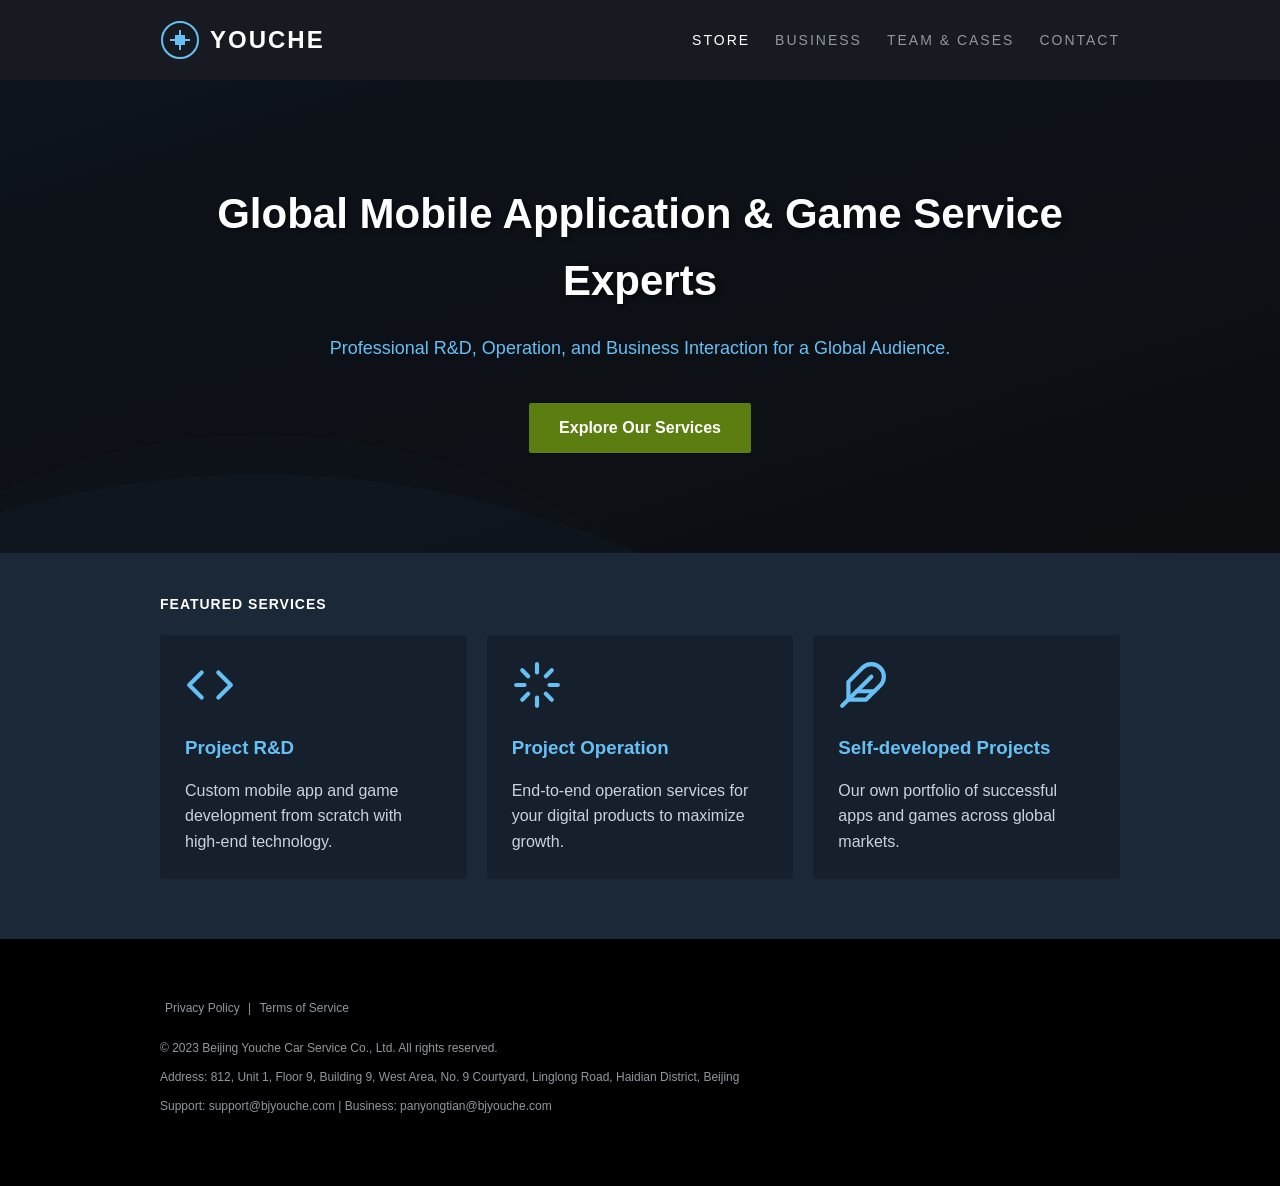
<file: index.html>
<!DOCTYPE html>
<html lang="en">
<head>
    <meta charset="UTF-8">
    <meta name="viewport" content="width=device-width, initial-scale=1.0">
    <title>Beijing Youche Car Service Co., Ltd | Global Mobile App & Game Services</title>
    <meta name="description" content="Beijing Youche Car Service Co., Ltd is a professional technical team providing global mobile application and mobile game services, including R&D, operations, and business interaction.">
    <meta name="keywords" content="Mobile Apps, Mobile Games, Project Operation, App Development, Beijing Youche, Global Services">
    <link rel="stylesheet" href="css/style.css">
</head>
<body>
    <header>
        <div class="container nav-container">
            <div class="logo">
                <a href="index.html">
                    <img src="svg/logo.svg" alt="Beijing Youche Logo">
                    <span>YOUCHE</span>
                </a>
            </div>
            <nav>
                <ul>
                    <li><a href="index.html" class="active">STORE</a></li>
                    <li><a href="business.html">BUSINESS</a></li>
                    <li><a href="team.html">TEAM & CASES</a></li>
                    <li><a href="contact.html">CONTACT</a></li>
                </ul>
            </nav>
        </div>
    </header>

    <main>
        <section class="hero">
            <div class="container">
                <div class="hero-content">
                    <h1>Global Mobile Application & Game Service Experts</h1>
                    <p>Professional R&D, Operation, and Business Interaction for a Global Audience.</p>
                    <div class="hero-cta">
                        <a href="business.html" class="btn-steam">Explore Our Services</a>
                    </div>
                </div>
            </div>
        </section>

        <section class="featured">
            <div class="container">
                <h2 class="section-title">FEATURED SERVICES</h2>
                <div class="grid">
                    <div class="card">
                        <div class="card-icon"><img src="svg/dev.svg" alt="R&D"></div>
                        <h3>Project R&D</h3>
                        <p>Custom mobile app and game development from scratch with high-end technology.</p>
                    </div>
                    <div class="card">
                        <div class="card-icon"><img src="svg/ops.svg" alt="Operations"></div>
                        <h3>Project Operation</h3>
                        <p>End-to-end operation services for your digital products to maximize growth.</p>
                    </div>
                    <div class="card">
                        <div class="card-icon"><img src="svg/self.svg" alt="Self-developed"></div>
                        <h3>Self-developed Projects</h3>
                        <p>Our own portfolio of successful apps and games across global markets.</p>
                    </div>
                </div>
            </div>
        </section>
    </main>

    <footer>
        <div class="container">
            <div class="footer-links">
                <a href="privacy-policy.html">Privacy Policy</a> |
                <a href="terms-of-service.html">Terms of Service</a>
            </div>
            <div class="footer-info">
                <p>&copy; 2023 Beijing Youche Car Service Co., Ltd. All rights reserved.</p>
                <p>Address: 812, Unit 1, Floor 9, Building 9, West Area, No. 9 Courtyard, Linglong Road, Haidian District, Beijing</p>
                <p>Support: support@bjyouche.com | Business: panyongtian@bjyouche.com</p>
            </div>
        </div>
    </footer>

    <script src="js/main.js"></script>
</body>
</html>
</file>
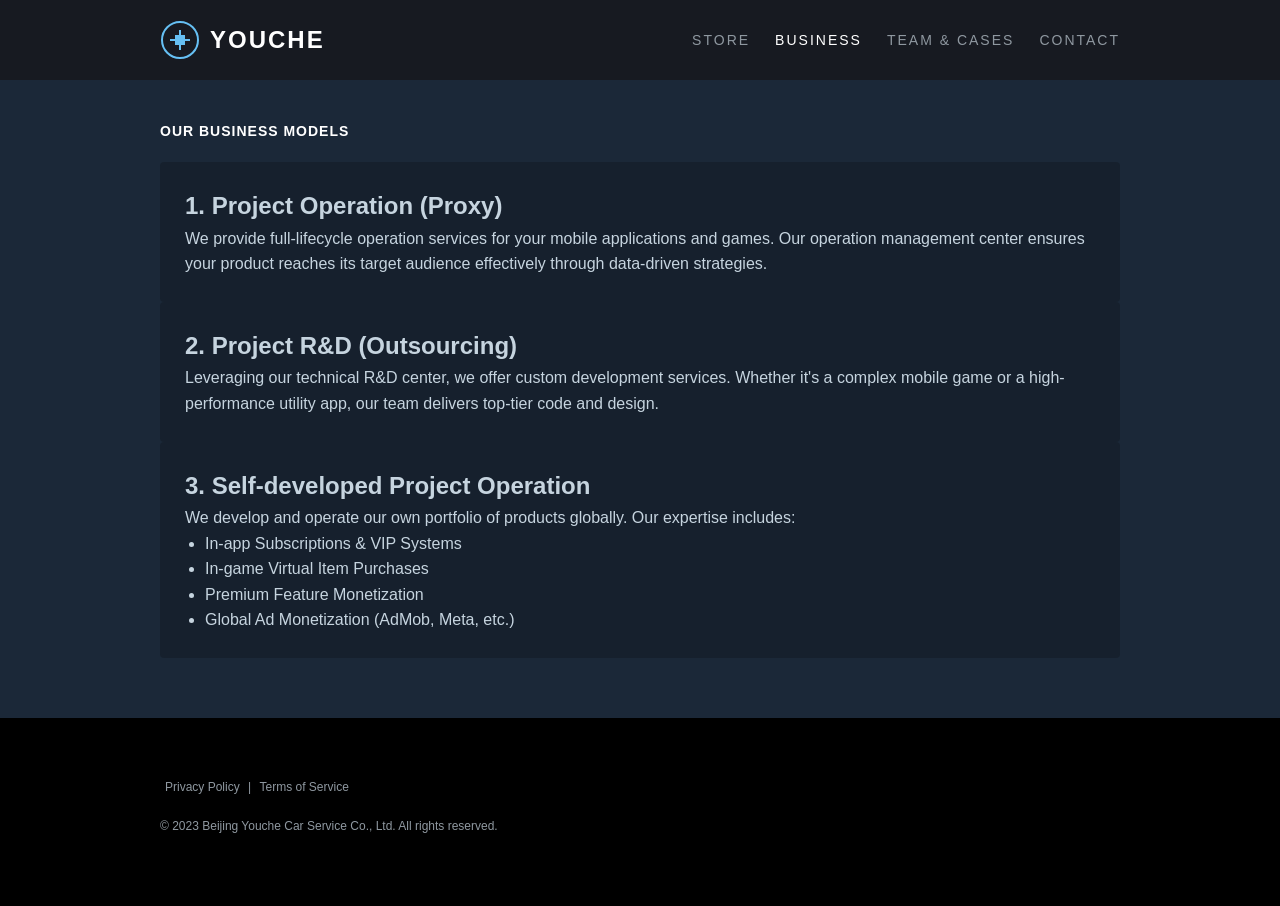
<file: business.html>
<!DOCTYPE html>
<html lang="en">
<head>
    <meta charset="UTF-8">
    <meta name="viewport" content="width=device-width, initial-scale=1.0">
    <title>Business Services | Beijing Youche Car Service Co., Ltd</title>
    <meta name="description" content="Explore our project operation, R&D, and self-developed project services.">
    <link rel="stylesheet" href="css/style.css">
</head>
<body>
    <header>
        <div class="container nav-container">
            <div class="logo">
                <a href="index.html">
                    <img src="svg/logo.svg" alt="Beijing Youche Logo">
                    <span>YOUCHE</span>
                </a>
            </div>
            <nav>
                <ul>
                    <li><a href="index.html">STORE</a></li>
                    <li><a href="business.html" class="active">BUSINESS</a></li>
                    <li><a href="team.html">TEAM & CASES</a></li>
                    <li><a href="contact.html">CONTACT</a></li>
                </ul>
            </nav>
        </div>
    </header>

    <main>
        <div class="container">
            <h1 class="section-title">OUR BUSINESS MODELS</h1>

            <section class="business-section">
                <div class="card">
                    <h2>1. Project Operation (Proxy)</h2>
                    <p>We provide full-lifecycle operation services for your mobile applications and games. Our operation management center ensures your product reaches its target audience effectively through data-driven strategies.</p>
                </div>

                <div class="card">
                    <h2>2. Project R&D (Outsourcing)</h2>
                    <p>Leveraging our technical R&D center, we offer custom development services. Whether it's a complex mobile game or a high-performance utility app, our team delivers top-tier code and design.</p>
                </div>

                <div class="card">
                    <h2>3. Self-developed Project Operation</h2>
                    <p>We develop and operate our own portfolio of products globally. Our expertise includes:</p>
                    <ul style="margin-left: 20px; color: var(--steam-text-main);">
                        <li>In-app Subscriptions & VIP Systems</li>
                        <li>In-game Virtual Item Purchases</li>
                        <li>Premium Feature Monetization</li>
                        <li>Global Ad Monetization (AdMob, Meta, etc.)</li>
                    </ul>
                </div>
            </section>
        </div>
    </main>

    <footer>
        <div class="container">
            <div class="footer-links">
                <a href="privacy-policy.html">Privacy Policy</a> |
                <a href="terms-of-service.html">Terms of Service</a>
            </div>
            <div class="footer-info">
                <p>&copy; 2023 Beijing Youche Car Service Co., Ltd. All rights reserved.</p>
            </div>
        </div>
    </footer>
</body>
</html>
</file>
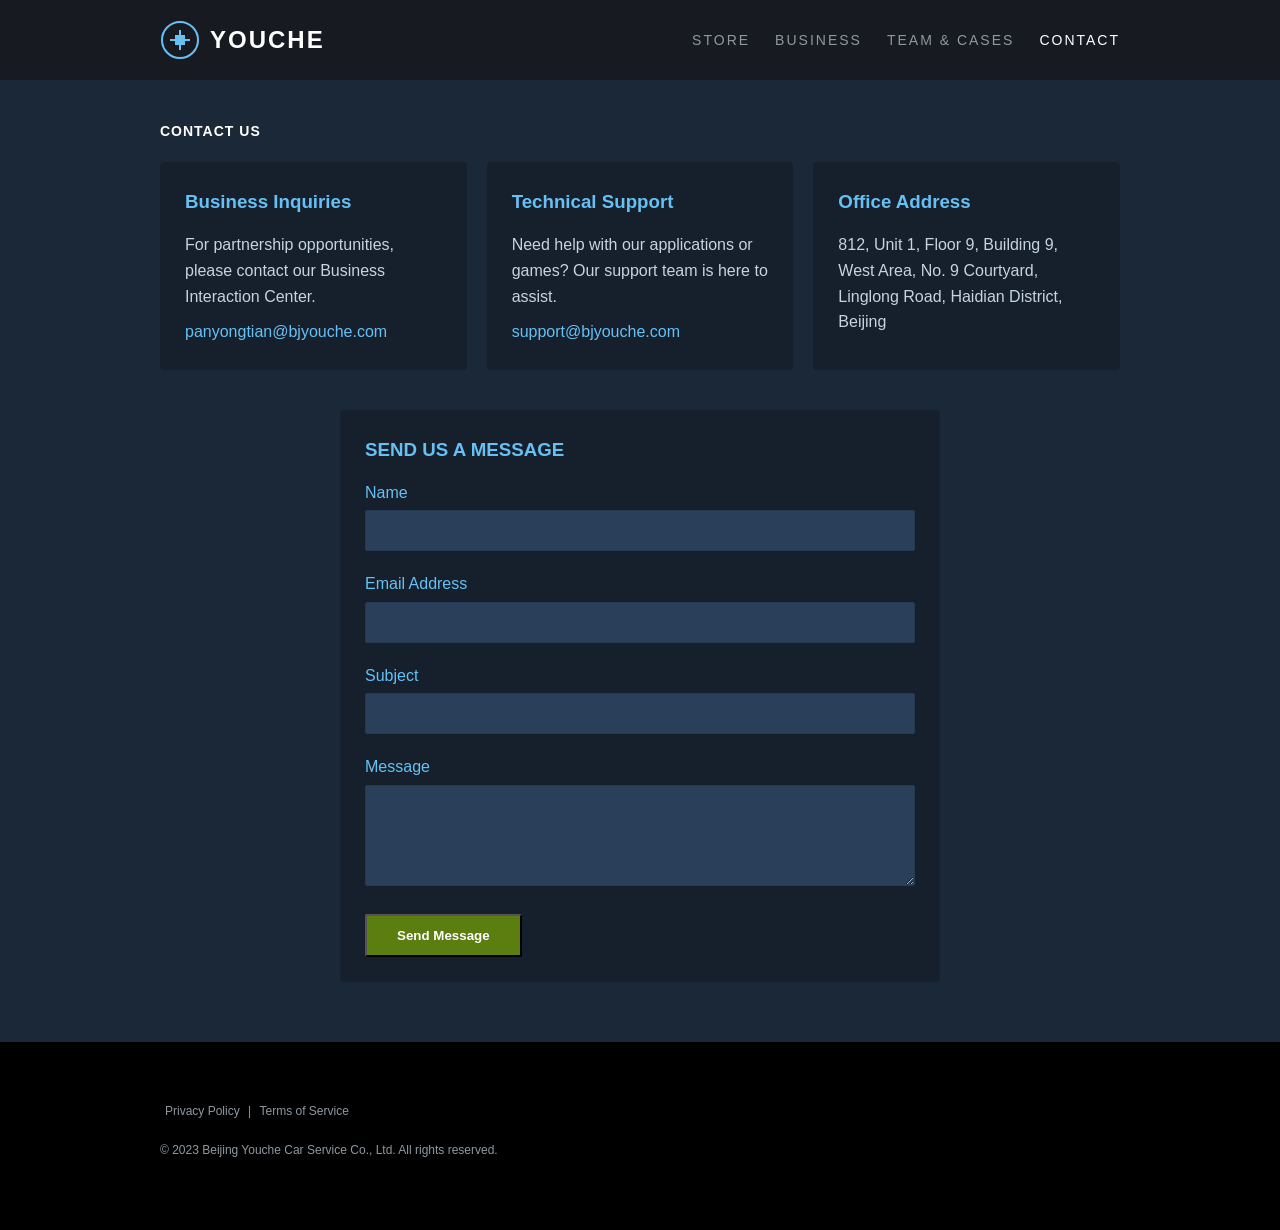
<file: contact.html>
<!DOCTYPE html>
<html lang="en">
<head>
    <meta charset="UTF-8">
    <meta name="viewport" content="width=device-width, initial-scale=1.0">
    <title>Contact Us | Beijing Youche Car Service Co., Ltd</title>
    <meta name="description" content="Get in touch with Beijing Youche Car Service Co., Ltd for business and technical support.">
    <link rel="stylesheet" href="css/style.css">
</head>
<body>
    <header>
        <div class="container nav-container">
            <div class="logo">
                <a href="index.html">
                    <img src="svg/logo.svg" alt="Beijing Youche Logo">
                    <span>YOUCHE</span>
                </a>
            </div>
            <nav>
                <ul>
                    <li><a href="index.html">STORE</a></li>
                    <li><a href="business.html">BUSINESS</a></li>
                    <li><a href="team.html">TEAM & CASES</a></li>
                    <li><a href="contact.html" class="active">CONTACT</a></li>
                </ul>
            </nav>
        </div>
    </header>

    <main>
        <div class="container">
            <h1 class="section-title">CONTACT US</h1>
            <div class="grid">
                <div class="card">
                    <h3>Business Inquiries</h3>
                    <p>For partnership opportunities, please contact our Business Interaction Center.</p>
                    <p style="color: var(--steam-blue-light); margin-top: 10px;">panyongtian@bjyouche.com</p>
                </div>
                <div class="card">
                    <h3>Technical Support</h3>
                    <p>Need help with our applications or games? Our support team is here to assist.</p>
                    <p style="color: var(--steam-blue-light); margin-top: 10px;">support@bjyouche.com</p>
                </div>
                <div class="card">
                    <h3>Office Address</h3>
                    <p>812, Unit 1, Floor 9, Building 9, West Area, No. 9 Courtyard, Linglong Road, Haidian District, Beijing</p>
                </div>
            </div>

            <div class="contact-form card">
                <h3>SEND US A MESSAGE</h3>
                <form id="contactForm">
                    <div class="form-group">
                        <label for="name">Name</label>
                        <input type="text" id="name" name="name" required>
                    </div>
                    <div class="form-group">
                        <label for="email">Email Address</label>
                        <input type="email" id="email" name="email" required>
                    </div>
                    <div class="form-group">
                        <label for="subject">Subject</label>
                        <input type="text" id="subject" name="subject" required>
                    </div>
                    <div class="form-group">
                        <label for="message">Message</label>
                        <textarea id="message" name="message" rows="5" required></textarea>
                    </div>
                    <button type="submit" class="btn-steam">Send Message</button>
                </form>
            </div>
        </div>
    </main>

    <footer>
        <div class="container">
            <div class="footer-links">
                <a href="privacy-policy.html">Privacy Policy</a> |
                <a href="terms-of-service.html">Terms of Service</a>
            </div>
            <div class="footer-info">
                <p>&copy; 2023 Beijing Youche Car Service Co., Ltd. All rights reserved.</p>
            </div>
        </div>
    </footer>
    <script src="js/main.js"></script>
</body>
</html>
</file>
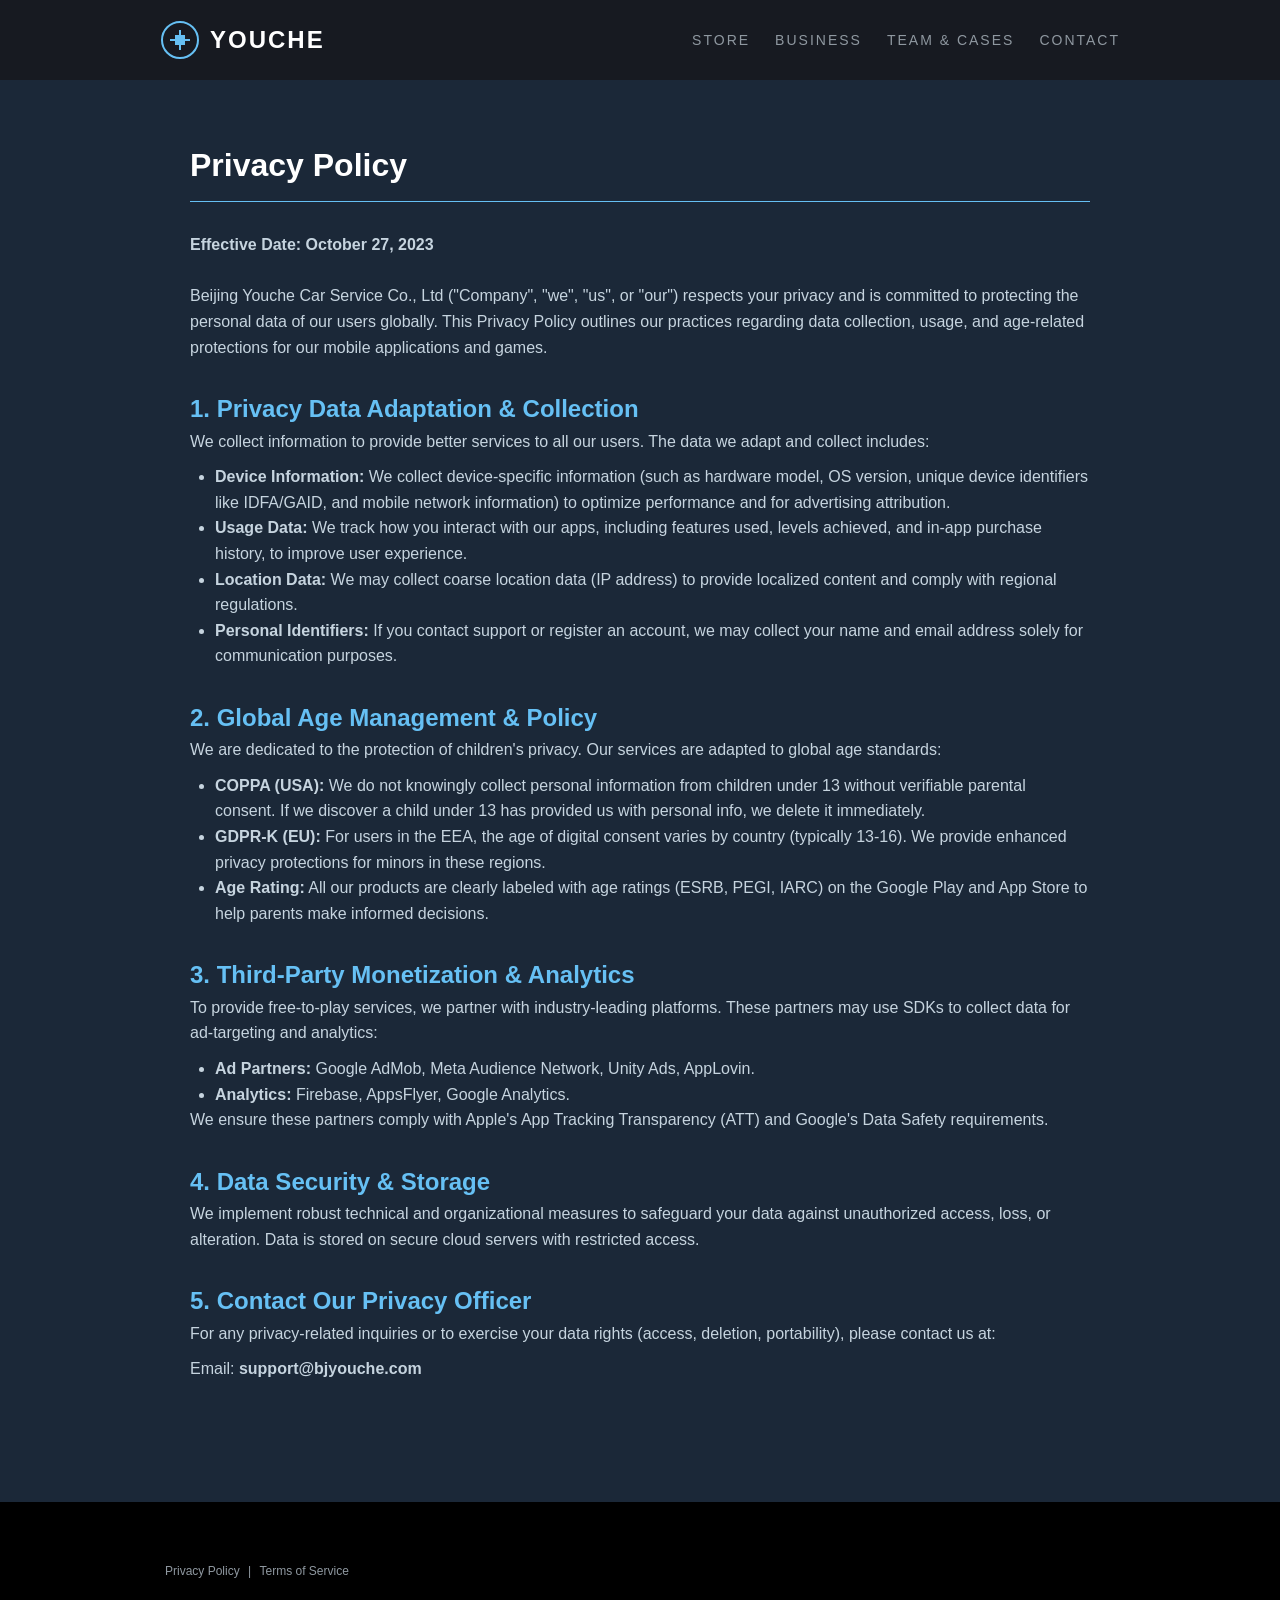
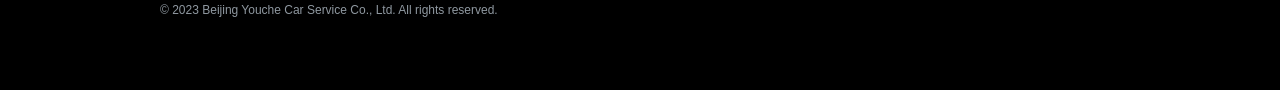
<file: privacy-policy.html>
<!DOCTYPE html>
<html lang="en">
<head>
    <meta charset="UTF-8">
    <meta name="viewport" content="width=device-width, initial-scale=1.0">
    <title>Privacy Policy | Beijing Youche Car Service Co., Ltd</title>
    <meta name="description" content="Official Privacy Policy for Beijing Youche Car Service Co., Ltd, detailing data protection and age-appropriate policies.">
    <link rel="stylesheet" href="css/style.css">
</head>
<body>
    <header>
        <div class="container nav-container">
            <div class="logo">
                <a href="index.html">
                    <img src="svg/logo.svg" alt="Beijing Youche Logo">
                    <span>YOUCHE</span>
                </a>
            </div>
            <nav>
                <ul>
                    <li><a href="index.html">STORE</a></li>
                    <li><a href="business.html">BUSINESS</a></li>
                    <li><a href="team.html">TEAM & CASES</a></li>
                    <li><a href="contact.html">CONTACT</a></li>
                </ul>
            </nav>
        </div>
    </header>

    <main>
        <div class="container" style="padding: 60px 0; color: var(--steam-text-main); max-width: 900px;">
            <h1 style="color: #fff; margin-bottom: 30px; border-bottom: 1px solid var(--steam-blue-light); padding-bottom: 10px;">Privacy Policy</h1>
            <p><strong>Effective Date: October 27, 2023</strong></p>
            <br>
            <p>Beijing Youche Car Service Co., Ltd ("Company", "we", "us", or "our") respects your privacy and is committed to protecting the personal data of our users globally. This Privacy Policy outlines our practices regarding data collection, usage, and age-related protections for our mobile applications and games.</p>

            <h2 style="color: var(--steam-blue-light); margin-top: 30px;">1. Privacy Data Adaptation & Collection</h2>
            <p>We collect information to provide better services to all our users. The data we adapt and collect includes:</p>
            <ul style="margin-left: 25px; margin-top: 10px; list-style-type: disc;">
                <li><strong>Device Information:</strong> We collect device-specific information (such as hardware model, OS version, unique device identifiers like IDFA/GAID, and mobile network information) to optimize performance and for advertising attribution.</li>
                <li><strong>Usage Data:</strong> We track how you interact with our apps, including features used, levels achieved, and in-app purchase history, to improve user experience.</li>
                <li><strong>Location Data:</strong> We may collect coarse location data (IP address) to provide localized content and comply with regional regulations.</li>
                <li><strong>Personal Identifiers:</strong> If you contact support or register an account, we may collect your name and email address solely for communication purposes.</li>
            </ul>

            <h2 style="color: var(--steam-blue-light); margin-top: 30px;">2. Global Age Management & Policy</h2>
            <p>We are dedicated to the protection of children's privacy. Our services are adapted to global age standards:</p>
            <ul style="margin-left: 25px; margin-top: 10px; list-style-type: disc;">
                <li><strong>COPPA (USA):</strong> We do not knowingly collect personal information from children under 13 without verifiable parental consent. If we discover a child under 13 has provided us with personal info, we delete it immediately.</li>
                <li><strong>GDPR-K (EU):</strong> For users in the EEA, the age of digital consent varies by country (typically 13-16). We provide enhanced privacy protections for minors in these regions.</li>
                <li><strong>Age Rating:</strong> All our products are clearly labeled with age ratings (ESRB, PEGI, IARC) on the Google Play and App Store to help parents make informed decisions.</li>
            </ul>

            <h2 style="color: var(--steam-blue-light); margin-top: 30px;">3. Third-Party Monetization & Analytics</h2>
            <p>To provide free-to-play services, we partner with industry-leading platforms. These partners may use SDKs to collect data for ad-targeting and analytics:</p>
            <ul style="margin-left: 25px; margin-top: 10px; list-style-type: disc;">
                <li><strong>Ad Partners:</strong> Google AdMob, Meta Audience Network, Unity Ads, AppLovin.</li>
                <li><strong>Analytics:</strong> Firebase, AppsFlyer, Google Analytics.</li>
            </ul>
            <p>We ensure these partners comply with Apple's App Tracking Transparency (ATT) and Google's Data Safety requirements.</p>

            <h2 style="color: var(--steam-blue-light); margin-top: 30px;">4. Data Security & Storage</h2>
            <p>We implement robust technical and organizational measures to safeguard your data against unauthorized access, loss, or alteration. Data is stored on secure cloud servers with restricted access.</p>

            <h2 style="color: var(--steam-blue-light); margin-top: 30px;">5. Contact Our Privacy Officer</h2>
            <p>For any privacy-related inquiries or to exercise your data rights (access, deletion, portability), please contact us at:</p>
            <p style="margin-top: 10px;">Email: <strong>support@bjyouche.com</strong></p>
        </div>
    </main>

    <footer>
        <div class="container">
            <div class="footer-links">
                <a href="privacy-policy.html">Privacy Policy</a> |
                <a href="terms-of-service.html">Terms of Service</a>
            </div>
            <div class="footer-info">
                <p>&copy; 2023 Beijing Youche Car Service Co., Ltd. All rights reserved.</p>
            </div>
        </div>
    </footer>
</body>
</html>
</file>
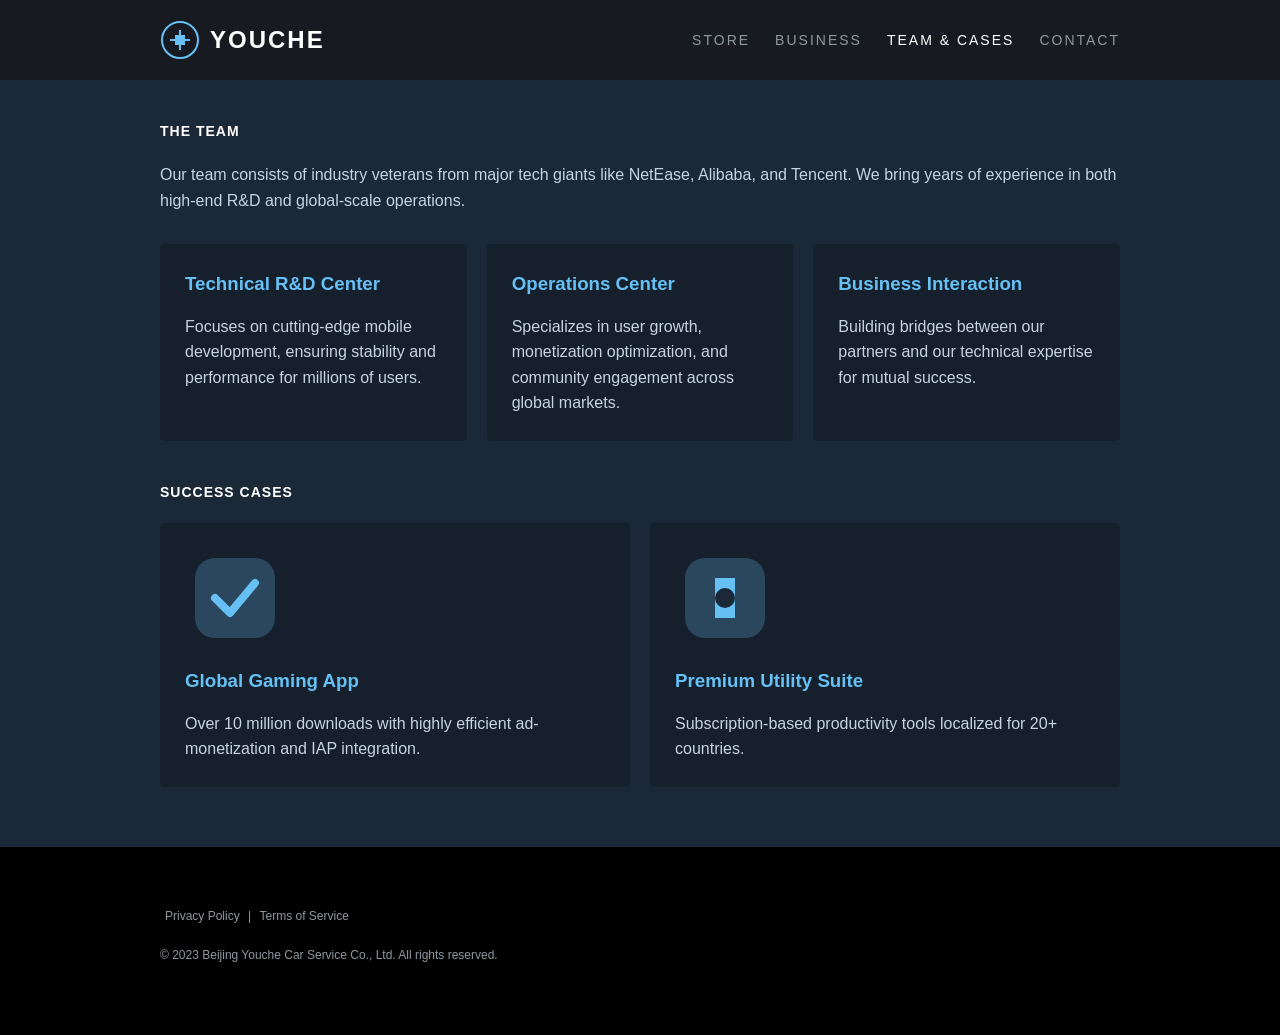
<file: team.html>
<!DOCTYPE html>
<html lang="en">
<head>
    <meta charset="UTF-8">
    <meta name="viewport" content="width=device-width, initial-scale=1.0">
    <title>Team & Cases | Beijing Youche Car Service Co., Ltd</title>
    <meta name="description" content="Meet our expert team of developers and operators from NetEase, Alibaba, and Tencent.">
    <link rel="stylesheet" href="css/style.css">
</head>
<body>
    <header>
        <div class="container nav-container">
            <div class="logo">
                <a href="index.html">
                    <img src="svg/logo.svg" alt="Beijing Youche Logo">
                    <span>YOUCHE</span>
                </a>
            </div>
            <nav>
                <ul>
                    <li><a href="index.html">STORE</a></li>
                    <li><a href="business.html">BUSINESS</a></li>
                    <li><a href="team.html" class="active">TEAM & CASES</a></li>
                    <li><a href="contact.html">CONTACT</a></li>
                </ul>
            </nav>
        </div>
    </header>

    <main>
        <div class="container">
            <h1 class="section-title">THE TEAM</h1>
            <p style="margin-bottom: 30px; font-size: 16px;">Our team consists of industry veterans from major tech giants like NetEase, Alibaba, and Tencent. We bring years of experience in both high-end R&D and global-scale operations.</p>

            <div class="grid">
                <div class="card">
                    <h3>Technical R&D Center</h3>
                    <p>Focuses on cutting-edge mobile development, ensuring stability and performance for millions of users.</p>
                </div>
                <div class="card">
                    <h3>Operations Center</h3>
                    <p>Specializes in user growth, monetization optimization, and community engagement across global markets.</p>
                </div>
                <div class="card">
                    <h3>Business Interaction</h3>
                    <p>Building bridges between our partners and our technical expertise for mutual success.</p>
                </div>
            </div>

            <h1 class="section-title">SUCCESS CASES</h1>
            <div class="grid">
                <div class="card">
                    <img src="svg/app-icon.svg" alt="App Case" style="width: 100px; margin-bottom: 10px;">
                    <h3>Global Gaming App</h3>
                    <p>Over 10 million downloads with highly efficient ad-monetization and IAP integration.</p>
                </div>
                <div class="card">
                    <img src="svg/tool-icon.svg" alt="Tool Case" style="width: 100px; margin-bottom: 10px;">
                    <h3>Premium Utility Suite</h3>
                    <p>Subscription-based productivity tools localized for 20+ countries.</p>
                </div>
            </div>
        </div>
    </main>

    <footer>
        <div class="container">
            <div class="footer-links">
                <a href="privacy-policy.html">Privacy Policy</a> |
                <a href="terms-of-service.html">Terms of Service</a>
            </div>
            <div class="footer-info">
                <p>&copy; 2023 Beijing Youche Car Service Co., Ltd. All rights reserved.</p>
            </div>
        </div>
    </footer>
</body>
</html>
</file>
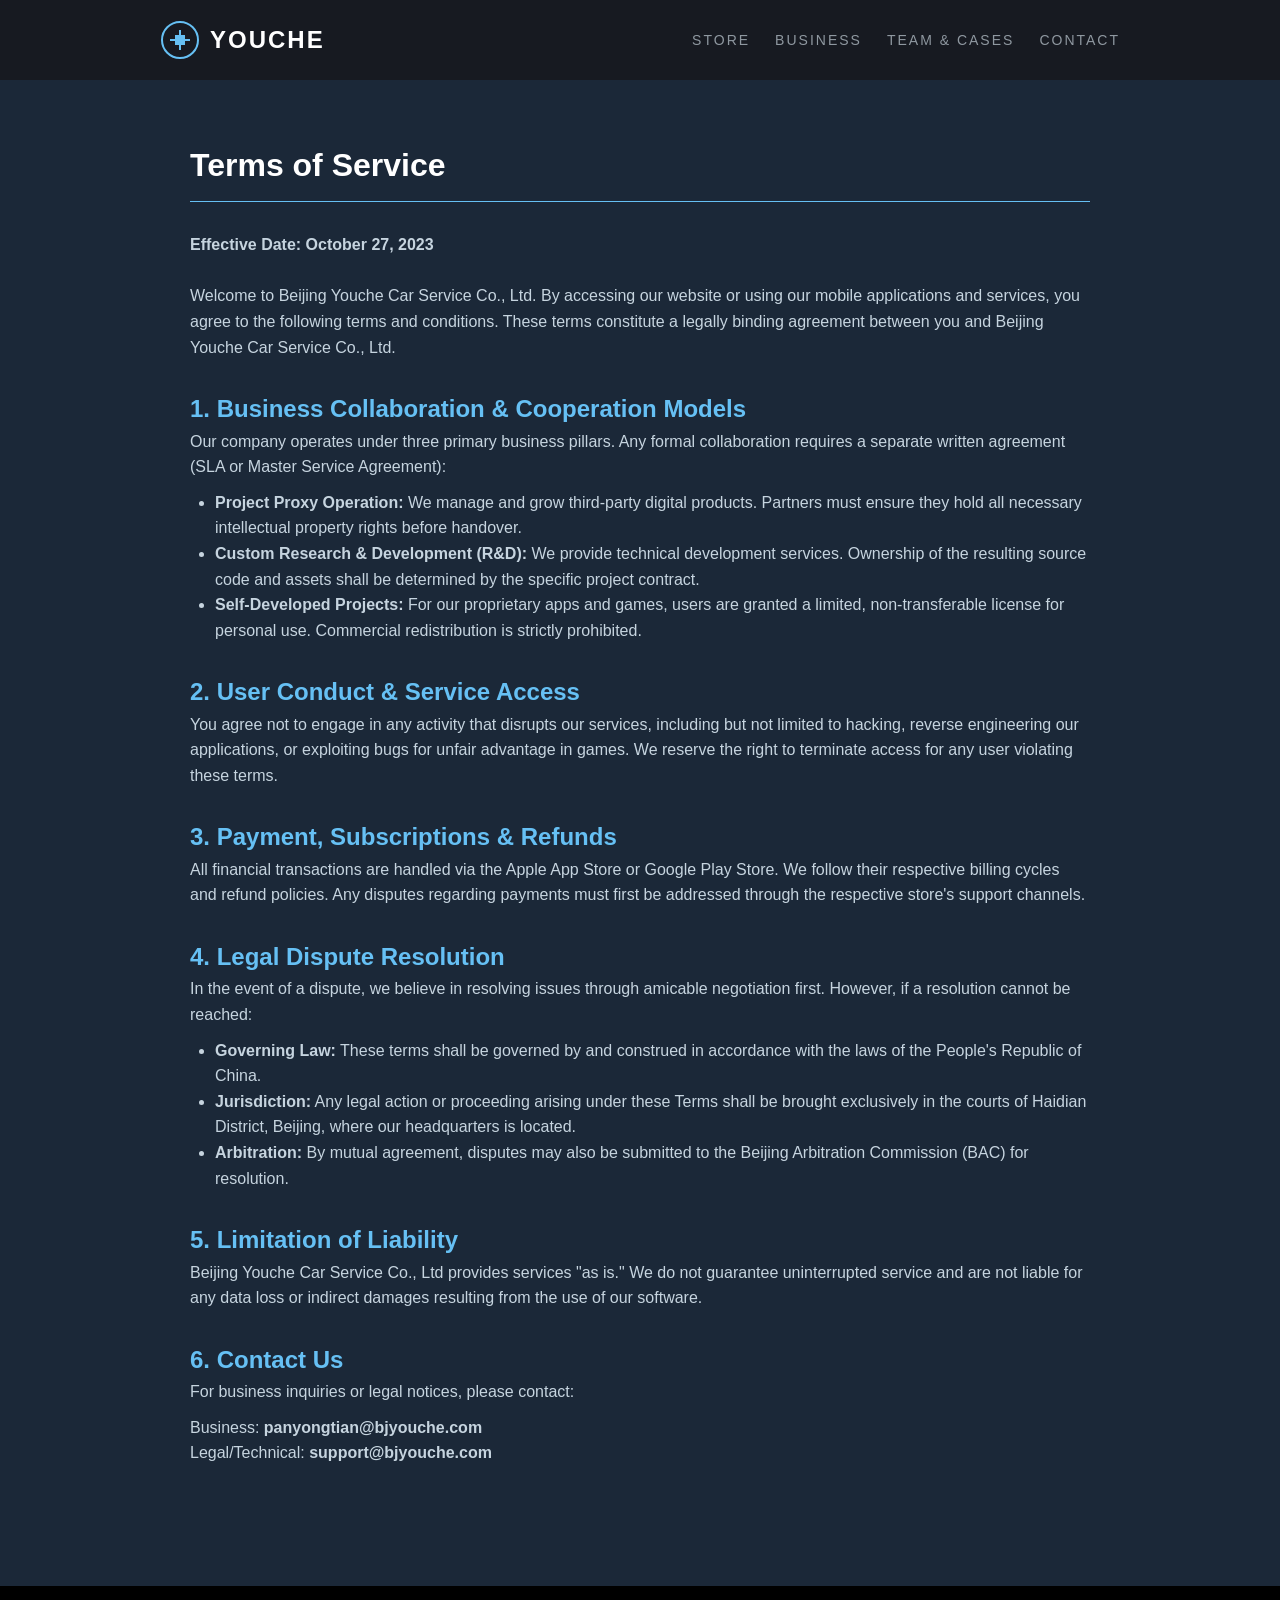
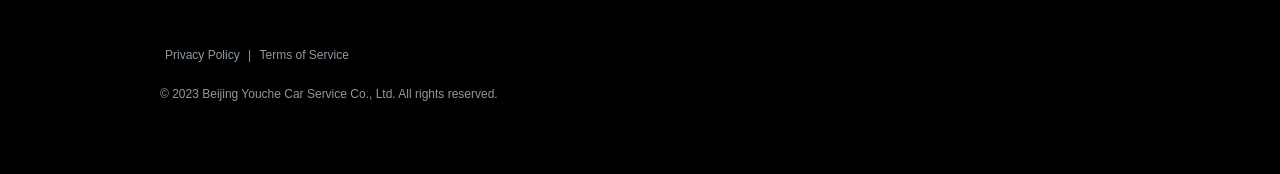
<file: terms-of-service.html>
<!DOCTYPE html>
<html lang="en">
<head>
    <meta charset="UTF-8">
    <meta name="viewport" content="width=device-width, initial-scale=1.0">
    <title>Terms of Service | Beijing Youche Car Service Co., Ltd</title>
    <meta name="description" content="Official Terms of Service for Beijing Youche Car Service Co., Ltd, outlining business collaboration and legal dispute resolution.">
    <link rel="stylesheet" href="css/style.css">
</head>
<body>
    <header>
        <div class="container nav-container">
            <div class="logo">
                <a href="index.html">
                    <img src="svg/logo.svg" alt="Beijing Youche Logo">
                    <span>YOUCHE</span>
                </a>
            </div>
            <nav>
                <ul>
                    <li><a href="index.html">STORE</a></li>
                    <li><a href="business.html">BUSINESS</a></li>
                    <li><a href="team.html">TEAM & CASES</a></li>
                    <li><a href="contact.html">CONTACT</a></li>
                </ul>
            </nav>
        </div>
    </header>

    <main>
        <div class="container" style="padding: 60px 0; color: var(--steam-text-main); max-width: 900px;">
            <h1 style="color: #fff; margin-bottom: 30px; border-bottom: 1px solid var(--steam-blue-light); padding-bottom: 10px;">Terms of Service</h1>
            <p><strong>Effective Date: October 27, 2023</strong></p>
            <br>
            <p>Welcome to Beijing Youche Car Service Co., Ltd. By accessing our website or using our mobile applications and services, you agree to the following terms and conditions. These terms constitute a legally binding agreement between you and Beijing Youche Car Service Co., Ltd.</p>

            <h2 style="color: var(--steam-blue-light); margin-top: 30px;">1. Business Collaboration & Cooperation Models</h2>
            <p>Our company operates under three primary business pillars. Any formal collaboration requires a separate written agreement (SLA or Master Service Agreement):</p>
            <ul style="margin-left: 25px; margin-top: 10px; list-style-type: disc;">
                <li><strong>Project Proxy Operation:</strong> We manage and grow third-party digital products. Partners must ensure they hold all necessary intellectual property rights before handover.</li>
                <li><strong>Custom Research & Development (R&D):</strong> We provide technical development services. Ownership of the resulting source code and assets shall be determined by the specific project contract.</li>
                <li><strong>Self-Developed Projects:</strong> For our proprietary apps and games, users are granted a limited, non-transferable license for personal use. Commercial redistribution is strictly prohibited.</li>
            </ul>

            <h2 style="color: var(--steam-blue-light); margin-top: 30px;">2. User Conduct & Service Access</h2>
            <p>You agree not to engage in any activity that disrupts our services, including but not limited to hacking, reverse engineering our applications, or exploiting bugs for unfair advantage in games. We reserve the right to terminate access for any user violating these terms.</p>

            <h2 style="color: var(--steam-blue-light); margin-top: 30px;">3. Payment, Subscriptions & Refunds</h2>
            <p>All financial transactions are handled via the Apple App Store or Google Play Store. We follow their respective billing cycles and refund policies. Any disputes regarding payments must first be addressed through the respective store's support channels.</p>

            <h2 style="color: var(--steam-blue-light); margin-top: 30px;">4. Legal Dispute Resolution</h2>
            <p>In the event of a dispute, we believe in resolving issues through amicable negotiation first. However, if a resolution cannot be reached:</p>
            <ul style="margin-left: 25px; margin-top: 10px; list-style-type: disc;">
                <li><strong>Governing Law:</strong> These terms shall be governed by and construed in accordance with the laws of the People's Republic of China.</li>
                <li><strong>Jurisdiction:</strong> Any legal action or proceeding arising under these Terms shall be brought exclusively in the courts of Haidian District, Beijing, where our headquarters is located.</li>
                <li><strong>Arbitration:</strong> By mutual agreement, disputes may also be submitted to the Beijing Arbitration Commission (BAC) for resolution.</li>
            </ul>

            <h2 style="color: var(--steam-blue-light); margin-top: 30px;">5. Limitation of Liability</h2>
            <p>Beijing Youche Car Service Co., Ltd provides services "as is." We do not guarantee uninterrupted service and are not liable for any data loss or indirect damages resulting from the use of our software.</p>

            <h2 style="color: var(--steam-blue-light); margin-top: 30px;">6. Contact Us</h2>
            <p>For business inquiries or legal notices, please contact:</p>
            <p style="margin-top: 10px;">Business: <strong>panyongtian@bjyouche.com</strong><br>
            Legal/Technical: <strong>support@bjyouche.com</strong></p>
        </div>
    </main>

    <footer>
        <div class="container">
            <div class="footer-links">
                <a href="privacy-policy.html">Privacy Policy</a> |
                <a href="terms-of-service.html">Terms of Service</a>
            </div>
            <div class="footer-info">
                <p>&copy; 2023 Beijing Youche Car Service Co., Ltd. All rights reserved.</p>
            </div>
        </div>
    </footer>
</body>
</html>
</file>
<file: css/style.css>
/* Steam-inspired design for Beijing Youche Car Service Co., Ltd */
:root {
    --steam-dark: #171a21;
    --steam-blue-dark: #1b2838;
    --steam-blue-medium: #2a475e;
    --steam-blue-light: #66c0f4;
    --steam-accent: #c7d5e0;
    --steam-text-main: #c6d4df;
    --steam-text-muted: #8f98a0;
    --steam-gradient: linear-gradient(to right, #1b2838 0%, #171a21 100%);
    --steam-header-bg: #171a21;
    --steam-btn-green: #5c7e10;
    --steam-btn-green-hover: #7db016;
}

* {
    margin: 0;
    padding: 0;
    box-sizing: border-box;
}

body {
    background-color: var(--steam-blue-dark);
    color: var(--steam-text-main);
    font-family: "Motiva Sans", Arial, Helvetica, sans-serif;
    line-height: 1.6;
}

.container {
    max-width: 1000px;
    margin: 0 auto;
    padding: 0 20px;
}

/* Header */
header {
    background-color: var(--steam-header-bg);
    padding: 20px 0;
    text-transform: uppercase;
    font-size: 14px;
    letter-spacing: 2px;
}

.nav-container {
    display: flex;
    justify-content: space-between;
    align-items: center;
}

.logo a {
    display: flex;
    align-items: center;
    text-decoration: none;
    color: #fff;
    font-weight: bold;
    font-size: 24px;
}

.logo img {
    height: 40px;
    margin-right: 10px;
}

nav ul {
    list-style: none;
    display: flex;
}

nav ul li {
    margin-left: 25px;
}

nav ul li a {
    color: var(--steam-text-muted);
    text-decoration: none;
    transition: color 0.3s;
}

nav ul li a:hover, nav ul li a.active {
    color: #fff;
}

/* Hero Section */
.hero {
    background: linear-gradient(rgba(0,0,0,0.5), rgba(0,0,0,0.5)), url('../svg/hero-bg.svg');
    background-size: cover;
    background-position: center;
    padding: 100px 0;
    text-align: center;
}

.hero h1 {
    font-size: 42px;
    color: #fff;
    margin-bottom: 20px;
    text-shadow: 2px 2px 4px rgba(0,0,0,0.5);
}

.hero p {
    font-size: 18px;
    color: var(--steam-blue-light);
    margin-bottom: 40px;
}

.btn-steam {
    background: var(--steam-btn-green);
    color: #fff;
    padding: 12px 30px;
    text-decoration: none;
    border-radius: 2px;
    font-weight: bold;
    transition: background 0.3s;
    display: inline-block;
}

.btn-steam:hover {
    background: var(--steam-btn-green-hover);
}

/* Featured / Grid Sections */
.section-title {
    margin: 40px 0 20px;
    font-size: 14px;
    color: #fff;
    letter-spacing: 1px;
}

.grid {
    display: grid;
    grid-template-columns: repeat(auto-fit, minmax(280px, 1fr));
    gap: 20px;
    margin-bottom: 40px;
}

.card {
    background: rgba(0, 0, 0, 0.2);
    padding: 25px;
    border-radius: 4px;
    transition: transform 0.3s, background 0.3s;
}

.card:hover {
    background: rgba(255, 255, 255, 0.05);
    transform: translateY(-5px);
}

.card-icon img {
    width: 50px;
    height: 50px;
    margin-bottom: 15px;
}

.card h3 {
    color: var(--steam-blue-light);
    margin-bottom: 15px;
}

/* Footer */
footer {
    background-color: #000;
    padding: 60px 0;
    margin-top: 60px;
    font-size: 12px;
    color: var(--steam-text-muted);
}

.footer-links {
    margin-bottom: 20px;
}

.footer-links a {
    color: var(--steam-text-muted);
    text-decoration: none;
    margin: 0 5px;
}

.footer-links a:hover {
    color: #fff;
}

.footer-info p {
    margin-bottom: 10px;
}

/* Forms (Contact Page) */
.contact-form {
    max-width: 600px;
    margin: 40px auto;
}

.form-group {
    margin-bottom: 20px;
}

.form-group label {
    display: block;
    margin-bottom: 5px;
    color: var(--steam-blue-light);
}

.form-group input, .form-group textarea {
    width: 100%;
    padding: 12px;
    background: #2a3f5a;
    border: 1px solid #233c51;
    color: #fff;
    border-radius: 2px;
}

/* Responsive */
@media (max-width: 768px) {
    .nav-container {
        flex-direction: column;
    }
    nav ul {
        margin-top: 20px;
    }
    nav ul li {
        margin: 0 10px;
    }
    .hero h1 {
        font-size: 28px;
    }
}
</file>
